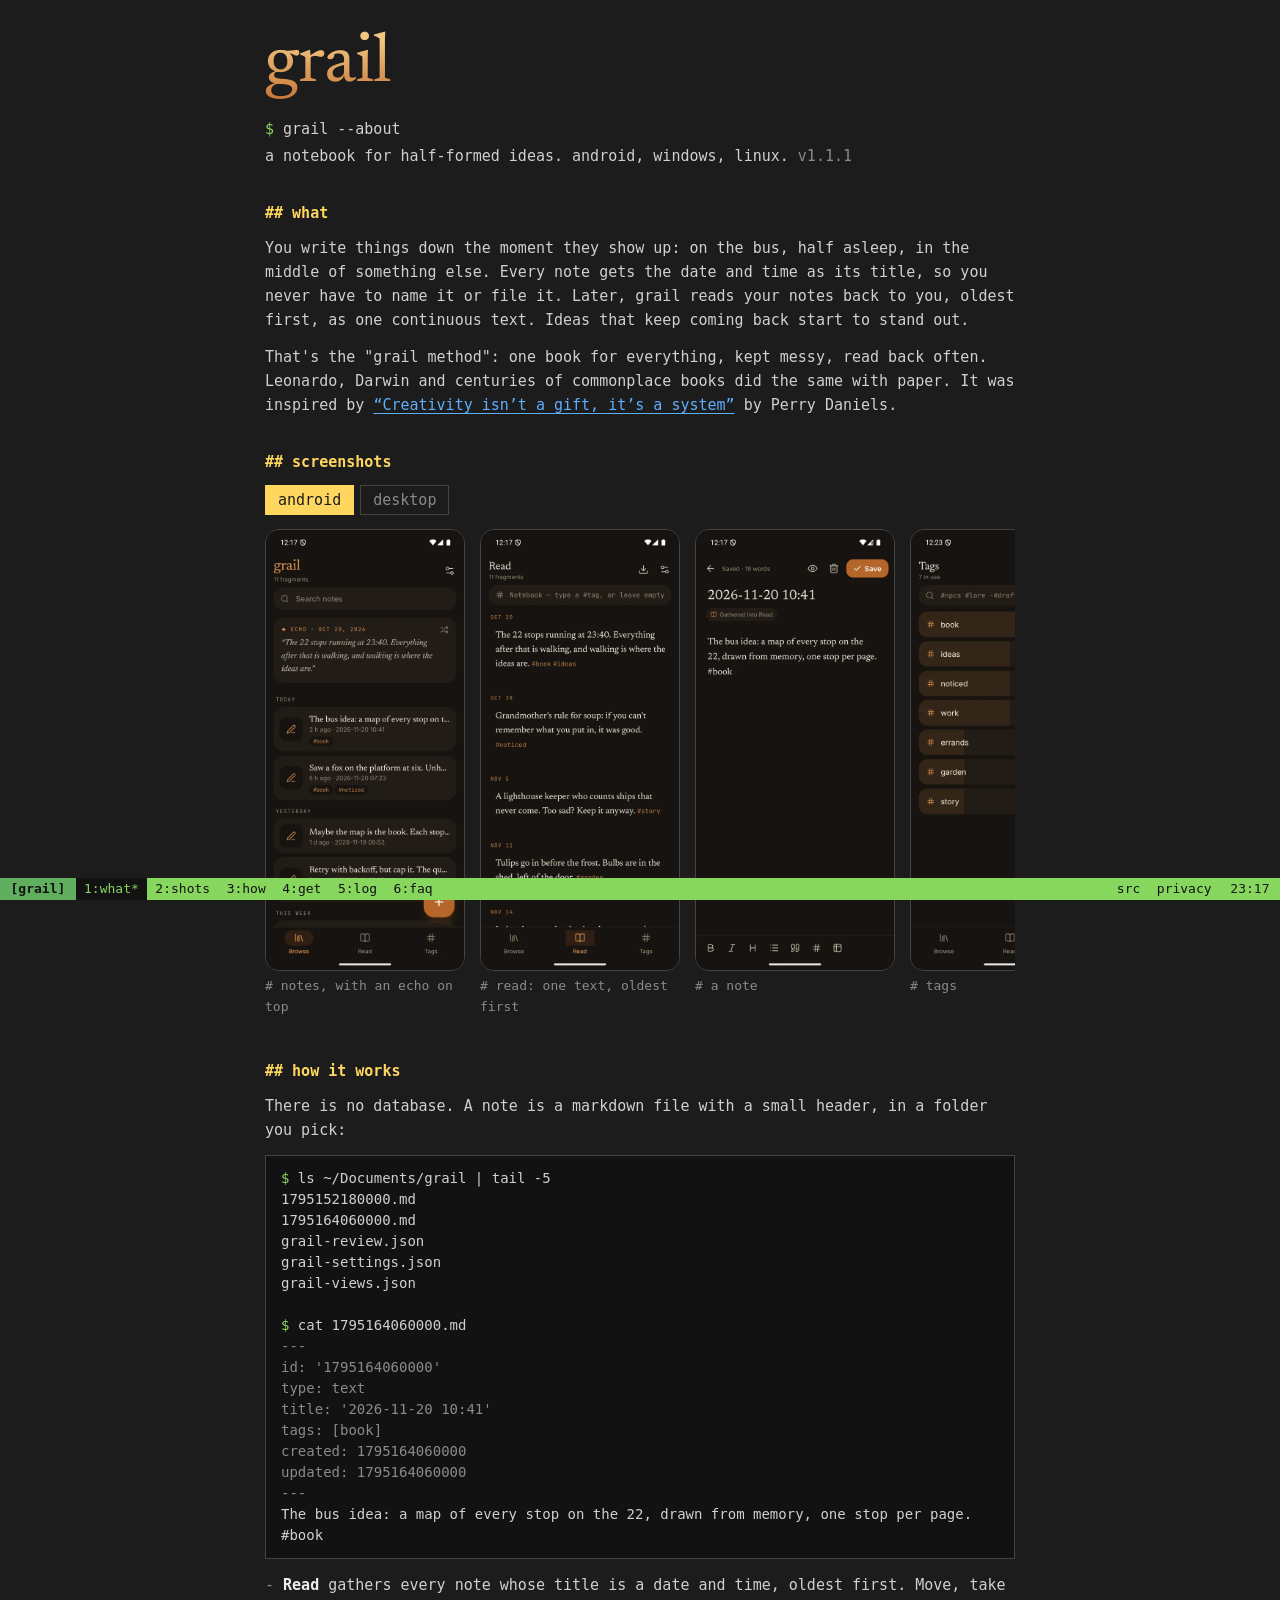
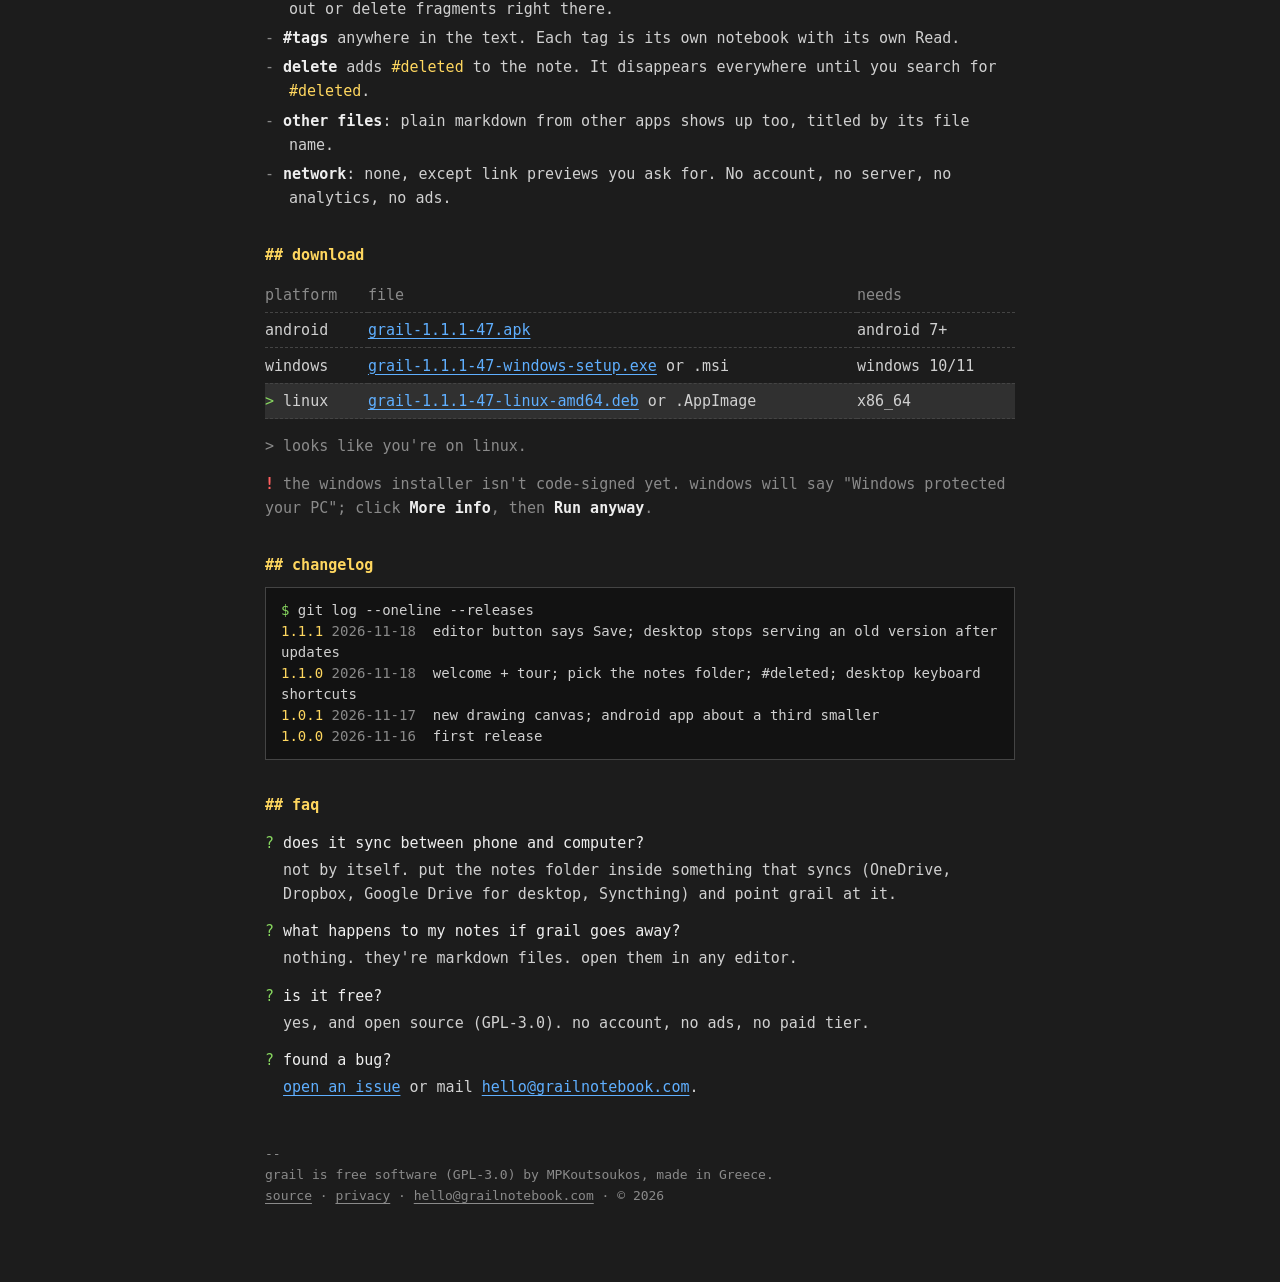
<file: index.html>
<!doctype html>
<html lang="en">
<head>
<meta charset="utf-8">
<meta name="viewport" content="width=device-width, initial-scale=1">
<title>grail - a notebook for half-formed ideas</title>
<meta name="description" content="grail is a notebook for half-formed ideas. Write them down as they come; grail reads them back as one text. Android, Windows, Linux. Free, GPL-3.0.">
<meta property="og:title" content="grail">
<meta property="og:description" content="A notebook for half-formed ideas. Plain markdown files, no account, no server.">
<meta property="og:image" content="https://grailnotebook.com/og.png">
<meta property="og:url" content="https://grailnotebook.com/">
<meta name="twitter:card" content="summary_large_image">
<link rel="icon" href="icon.png">
<link rel="stylesheet" href="style.css">
</head>
<body>
<div id="page">

<header id="top">
<h1 class="wordmark">grail</h1>
<p class="tagline"><span class="ps">$</span> <span id="typed" data-text="grail --about">grail --about</span></p>
<p class="about">a notebook for half-formed ideas. android, windows, linux. <span class="dim">v1.1.1</span></p>
</header>

<section id="what" data-win="what">
<h2>## what</h2>
<p>You write things down the moment they show up: on the bus, half asleep, in the middle of something else.
Every note gets the date and time as its title, so you never have to name it or file it. Later, grail reads
your notes back to you, oldest first, as one continuous text. Ideas that keep coming back start to stand out.</p>
<p>That's the "grail method": one book for everything, kept messy, read back often. Leonardo, Darwin and
centuries of commonplace books did the same with paper. It was inspired by
<a href="https://www.youtube.com/watch?v=_QVYfPnNOg4">“Creativity isn’t a gift, it’s a system”</a> by Perry Daniels.</p>
</section>

<section id="screenshots" data-win="shots">
<h2>## screenshots</h2>
<div class="tabs" role="tablist">
  <button role="tab" aria-selected="true" aria-controls="tab-android" id="t-android">android</button>
  <button role="tab" aria-selected="false" aria-controls="tab-desktop" id="t-desktop">desktop</button>
</div>
<div id="tab-android" role="tabpanel" aria-labelledby="t-android" class="panel">
  <div class="strip">
    <figure><img src="shots/phone-notes.webp" alt="grail on Android: the list of notes, with an echo of an older note on top" width="540" height="1200"><figcaption>notes, with an echo on top</figcaption></figure>
    <figure><img src="shots/phone-read.webp" alt="grail on Android: Read, the notes as one text" width="540" height="1200" loading="lazy"><figcaption>read: one text, oldest first</figcaption></figure>
    <figure><img src="shots/phone-note.webp" alt="grail on Android: a note open, with Save" width="540" height="1200" loading="lazy"><figcaption>a note</figcaption></figure>
    <figure><img src="shots/phone-tags.webp" alt="grail on Android: the list of tags with counts" width="540" height="1200" loading="lazy"><figcaption>tags</figcaption></figure>
    <figure><img src="shots/phone-draw.webp" alt="grail on Android: a drawing of a bus route with stops" width="540" height="1200" loading="lazy"><figcaption>a drawing</figcaption></figure>
  </div>
</div>
<div id="tab-desktop" role="tabpanel" aria-labelledby="t-desktop" class="panel">
  <figure><img src="shots/desktop-notes.webp" alt="grail on the desktop: sidebar with tags, the list of notes, and the open note" width="1280" height="820" loading="lazy"><figcaption>sidebar, notes, the open note</figcaption></figure>
  <figure><img src="shots/desktop-read.webp" alt="grail's Read view on the desktop: the notes as one text, oldest first" width="1280" height="820" loading="lazy"><figcaption>read, with a date in the margin when the day changes</figcaption></figure>
</div>
</section>

<section id="how" data-win="how">
<h2>## how it works</h2>
<p>There is no database. A note is a markdown file with a small header, in a folder you pick:</p>
<pre class="term"><span class="ps">$</span> ls ~/Documents/grail | tail -5
1795152180000.md
1795164060000.md
grail-review.json
grail-settings.json
grail-views.json

<span class="ps">$</span> cat 1795164060000.md
<span class="dim">---
id: '1795164060000'
type: text
title: '2026-11-20 10:41'
tags: [book]
created: 1795164060000
updated: 1795164060000
---</span>
The bus idea: a map of every stop on the 22, drawn from memory, one stop per page. #book</pre>
<ul>
  <li><b>Read</b> gathers every note whose title is a date and time, oldest first. Move, take out or delete fragments right there.</li>
  <li><b>#tags</b> anywhere in the text. Each tag is its own notebook with its own Read.</li>
  <li><b>delete</b> adds <code>#deleted</code> to the note. It disappears everywhere until you search for <code>#deleted</code>.</li>
  <li><b>other files</b>: plain markdown from other apps shows up too, titled by its file name.</li>
  <li><b>network</b>: none, except link previews you ask for. No account, no server, no analytics, no ads.</li>
</ul>
</section>

<section id="download" data-win="get">
<h2>## download</h2>
<table>
  <tr><th>platform</th><th>file</th><th>needs</th></tr>
  <tr data-os="android"><td>android</td><td><a href="https://github.com/MPKoutsoukos/grail/releases/latest">grail-1.1.1-47.apk</a></td><td>android 7+</td></tr>
  <tr data-os="windows"><td>windows</td><td><a href="https://github.com/MPKoutsoukos/grail-desktop/releases/latest">grail-1.1.1-47-windows-setup.exe</a> or .msi</td><td>windows 10/11</td></tr>
  <tr data-os="linux"><td>linux</td><td><a href="https://github.com/MPKoutsoukos/grail-desktop/releases/latest">grail-1.1.1-47-linux-amd64.deb</a> or .AppImage</td><td>x86_64</td></tr>
</table>
<p class="note" id="os-hint" hidden></p>
<p class="note"><span class="warn">!</span> the windows installer isn't code-signed yet. windows will say "Windows protected your PC";
click <b>More info</b>, then <b>Run anyway</b>.</p>
</section>

<section id="changelog" data-win="log">
<h2>## changelog</h2>
<pre class="term"><span class="ps">$</span> git log --oneline --releases
<span class="hash">1.1.1</span> <span class="dim">2026-11-18</span>  editor button says Save; desktop stops serving an old version after updates
<span class="hash">1.1.0</span> <span class="dim">2026-11-18</span>  welcome + tour; pick the notes folder; #deleted; desktop keyboard shortcuts
<span class="hash">1.0.1</span> <span class="dim">2026-11-17</span>  new drawing canvas; android app about a third smaller
<span class="hash">1.0.0</span> <span class="dim">2026-11-16</span>  first release</pre>
</section>

<section id="faq" data-win="faq">
<h2>## faq</h2>
<dl>
  <dt>does it sync between phone and computer?</dt>
  <dd>not by itself. put the notes folder inside something that syncs (OneDrive, Dropbox, Google Drive for desktop, Syncthing) and point grail at it.</dd>
  <dt>what happens to my notes if grail goes away?</dt>
  <dd>nothing. they're markdown files. open them in any editor.</dd>
  <dt>is it free?</dt>
  <dd>yes, and open source (GPL-3.0). no account, no ads, no paid tier.</dd>
  <dt>found a bug?</dt>
  <dd><a href="https://github.com/MPKoutsoukos/grail/issues">open an issue</a> or mail <a href="mailto:hello@grailnotebook.com">hello@grailnotebook.com</a>.</dd>
</dl>
</section>

<pre class="footer">
--
grail is free software (GPL-3.0) by MPKoutsoukos, made in Greece.
<a href="https://github.com/MPKoutsoukos/grail">source</a> · <a href="privacy/">privacy</a> · <a href="mailto:hello@grailnotebook.com">hello@grailnotebook.com</a> · © 2026
</pre>

</div>

<!-- a tmux-style status bar: one "window" per section, the one on screen highlighted; keys 1-6 jump -->
<nav id="status" aria-label="sections">
  <span class="sess">[grail]</span>
  <a href="#what" data-win="what">1:what</a>
  <a href="#screenshots" data-win="shots">2:shots</a>
  <a href="#how" data-win="how">3:how</a>
  <a href="#download" data-win="get">4:get</a>
  <a href="#changelog" data-win="log">5:log</a>
  <a href="#faq" data-win="faq">6:faq</a>
  <span class="right"><a href="https://github.com/MPKoutsoukos/grail">src</a> <a href="privacy/">privacy</a> <span id="clock" class="dim"></span></span>
</nav>

<div id="viewer" hidden><img alt=""><p class="dim">esc or click to close</p></div>

<script src="site.js" defer></script>
</body>
</html>
</file>
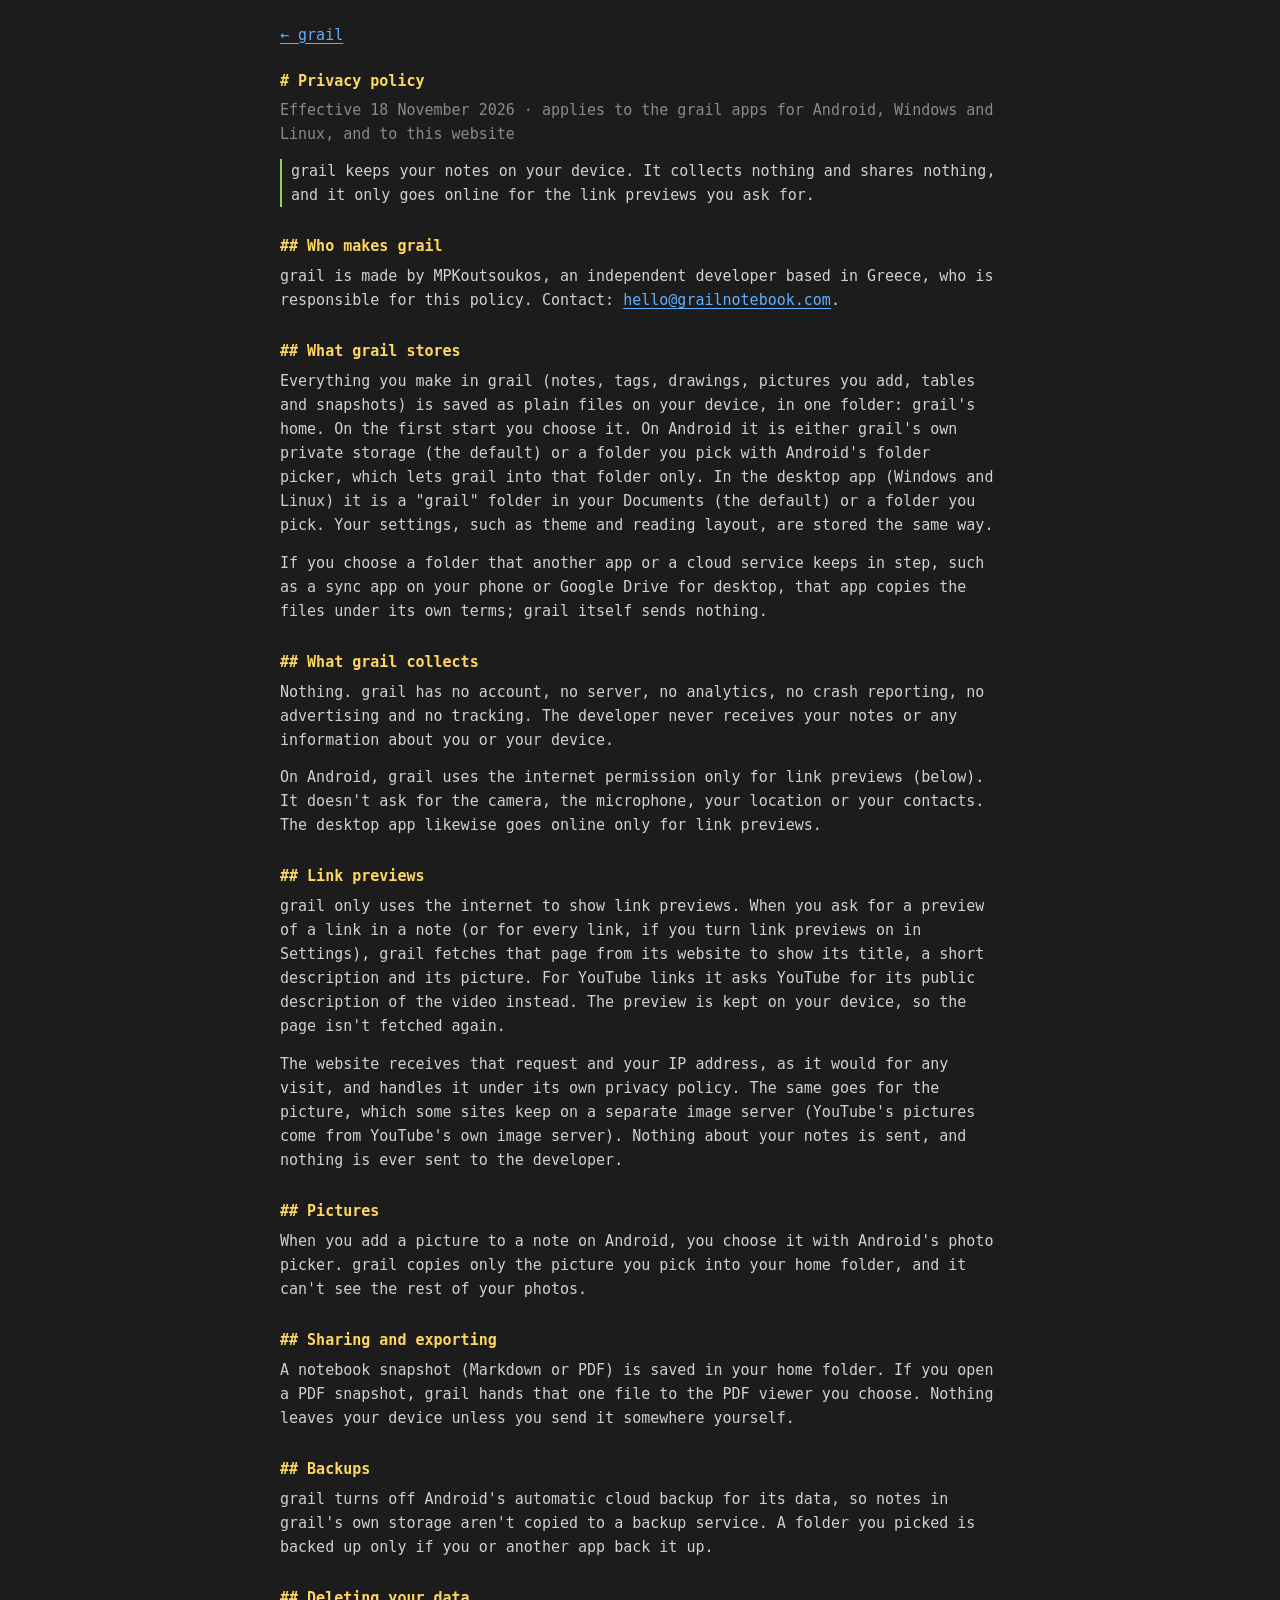
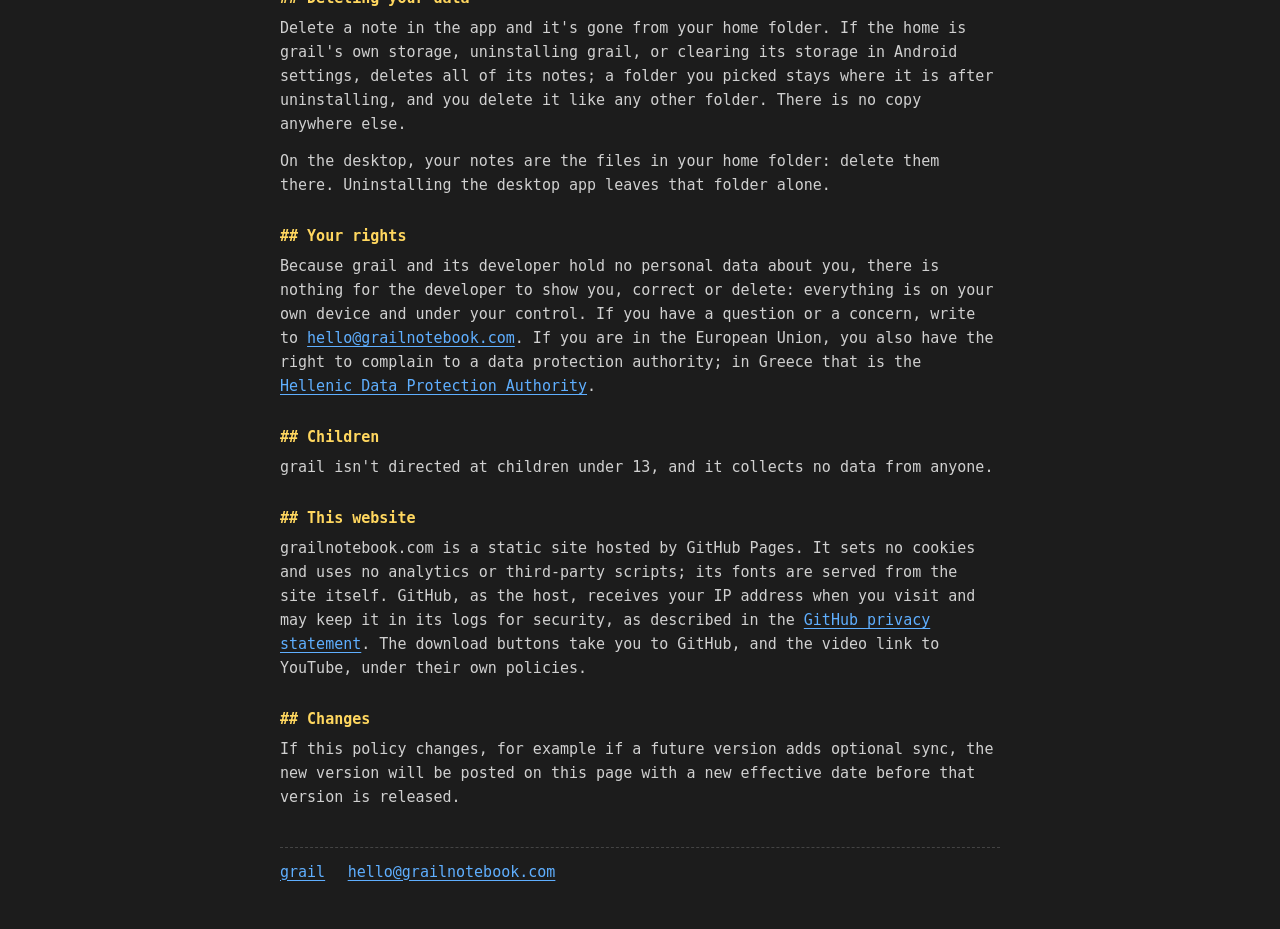
<file: privacy/index.html>
<!doctype html>
<html lang="en">
<head>
<meta charset="utf-8">
<meta name="viewport" content="width=device-width, initial-scale=1">
<title>grail · Privacy policy</title>
<meta name="description" content="grail keeps your notes on your device. It collects nothing and shares nothing.">
<link rel="icon" href="../icon.png">
<link rel="stylesheet" href="../style.css">
</head>
<body>
<main class="doc">
  <p class="meta"><a href="../">← grail</a></p>
  <h1>Privacy policy</h1>
  <p class="meta">Effective 18 November 2026 · applies to the grail apps for Android, Windows and Linux, and to this website</p>

  <p class="lead">grail keeps your notes on your device. It collects nothing and shares nothing, and it only goes online
    for the link previews you ask for.</p>

  <h2>Who makes grail</h2>
  <p>grail is made by MPKoutsoukos, an independent developer based in Greece, who is responsible for this policy.
    Contact: <a href="mailto:hello@grailnotebook.com">hello@grailnotebook.com</a>.</p>

  <h2>What grail stores</h2>
  <p>Everything you make in grail (notes, tags, drawings, pictures you add, tables and snapshots) is saved as plain
    files on your device, in one folder: grail's home. On the first start you choose it. On Android it is either
    grail's own private storage (the default) or a folder you pick with Android's folder picker, which lets grail
    into that folder only. In the desktop app (Windows and Linux) it is a "grail" folder in your Documents (the
    default) or a folder you pick. Your settings, such as theme and reading layout, are stored the same way.</p>
  <p>If you choose a folder that another app or a cloud service keeps in step, such as a sync app on your phone or
    Google Drive for desktop, that app copies the files under its own terms; grail itself sends nothing.</p>

  <h2>What grail collects</h2>
  <p>Nothing. grail has no account, no server, no analytics, no crash reporting, no advertising and no tracking.
    The developer never receives your notes or any information about you or your device.</p>
  <p>On Android, grail uses the internet permission only for link previews (below). It doesn't ask for the camera,
    the microphone, your location or your contacts. The desktop app likewise goes online only for link previews.</p>

  <h2>Link previews</h2>
  <p>grail only uses the internet to show link previews. When you ask for a preview of a link in a note (or for
    every link, if you turn link previews on in Settings), grail fetches that page from its website to show its
    title, a short description and its picture. For YouTube links it asks YouTube for its public description of
    the video instead. The preview is kept on your device, so the page isn't fetched again.</p>
  <p>The website receives that request and your IP address, as it would for any visit, and handles it under its
    own privacy policy. The same goes for the picture, which some sites keep on a separate image server (YouTube's
    pictures come from YouTube's own image server). Nothing about your notes is sent, and nothing is ever sent to
    the developer.</p>

  <h2>Pictures</h2>
  <p>When you add a picture to a note on Android, you choose it with Android's photo picker. grail copies only the
    picture you pick into your home folder, and it can't see the rest of your photos.</p>

  <h2>Sharing and exporting</h2>
  <p>A notebook snapshot (Markdown or PDF) is saved in your home folder. If you open a PDF snapshot, grail hands that one
    file to the PDF viewer you choose. Nothing leaves your device unless you send it somewhere yourself.</p>

  <h2>Backups</h2>
  <p>grail turns off Android's automatic cloud backup for its data, so notes in grail's own storage aren't copied
    to a backup service. A folder you picked is backed up only if you or another app back it up.</p>

  <h2>Deleting your data</h2>
  <p>Delete a note in the app and it's gone from your home folder. If the home is grail's own storage, uninstalling
    grail, or clearing its storage in Android settings, deletes all of its notes; a folder you picked stays where it
    is after uninstalling, and you delete it like any other folder. There is no copy anywhere else.</p>
  <p>On the desktop, your notes are the files in your home folder: delete them there. Uninstalling the desktop app
    leaves that folder alone.</p>

  <h2>Your rights</h2>
  <p>Because grail and its developer hold no personal data about you, there is nothing for the developer to show
    you, correct or delete: everything is on your own device and under your control. If you have a question or a
    concern, write to <a href="mailto:hello@grailnotebook.com">hello@grailnotebook.com</a>. If you are in the
    European Union, you also have the right to complain to a data protection authority; in Greece that is the
    <a href="https://www.dpa.gr/">Hellenic Data Protection Authority</a>.</p>

  <h2>Children</h2>
  <p>grail isn't directed at children under 13, and it collects no data from anyone.</p>

  <h2>This website</h2>
  <p>grailnotebook.com is a static site hosted by GitHub Pages. It sets no cookies and uses no analytics or
    third-party scripts; its fonts are served from the site itself. GitHub, as the host, receives your IP address
    when you visit and may keep it in its logs for security, as described in the
    <a href="https://docs.github.com/en/site-policy/privacy-policies/github-general-privacy-statement">GitHub
    privacy statement</a>. The download buttons take you to GitHub, and the video link to YouTube, under their own
    policies.</p>

  <h2>Changes</h2>
  <p>If this policy changes, for example if a future version adds optional sync, the new version will be posted on
    this page with a new effective date before that version is released.</p>

  <footer><a href="../">grail</a><a href="mailto:hello@grailnotebook.com">hello@grailnotebook.com</a></footer>
</main>
</body>
</html>
</file>
<file: style.css>
/* grailnotebook.com
 *
 * monospace everywhere except the wordmark (Newsreader, the app's own logo face).
 * colours are from the xterm 256-colour palette; site.js adds the small interactive bits.
 */

@font-face { font-family: Newsreader; src: url(fonts/Newsreader_400Regular.ttf); font-display: swap; }

:root {
	color-scheme: dark;

	--bg: #1c1c1c;     /* 234 */
	--panel: #262626;  /* 235 */
	--line: #444444;   /* 238 */
	--fg: #d0d0d0;     /* 252 */
	--dim: #8a8a8a;    /* 245 */
	--head: #ffd75f;   /* 221 */
	--link: #5fafff;   /* 75 */
	--prompt: #87d75f; /* 113 */
	--warn: #ff5f5f;   /* 203 */

	--mono: ui-monospace, "Cascadia Mono", "Cascadia Code", Consolas, "DejaVu Sans Mono", "Liberation Mono", Menlo, monospace;
}

* { box-sizing: border-box; }

html, body {
	margin: 0;
	background: var(--bg);
	color: var(--fg);
	font: 15px/1.6 var(--mono);
	-webkit-text-size-adjust: 100%;
}

#page {
	max-width: 52rem;
	margin: 0 auto;
	padding: 2rem 1rem 5rem; /* room for the status bar */
}

a { color: var(--link); text-underline-offset: .2em; }
a:hover { color: #87d7ff; }
a:focus-visible { outline: 2px solid var(--head); outline-offset: 2px; }
::selection { background: var(--prompt); color: var(--bg); }

.dim { color: var(--dim); }
b { color: #eeeeee; }

pre { margin: 0; font: inherit; overflow-x: auto; }
code { font: inherit; color: var(--head); }

/* the wordmark: the app icon's gold "grail" */
.wordmark {
	margin: 0;
	font: 400 4.6rem/1 Newsreader, Georgia, serif;
	letter-spacing: -.01em;
	background: linear-gradient(180deg, #f2c681 15%, #c97a3c 95%);
	-webkit-background-clip: text;
	background-clip: text;
	color: transparent;
	width: fit-content;
}
.tagline { margin: 1.2rem 0 .2rem; }
.about { margin: 0 0 1rem; }


h2 {
	margin: 2.2rem 0 .7rem;
	color: var(--head);
	font-size: 15px;
	font-weight: 700;
}

p { margin: 0 0 .9rem; }

ul { margin: .9rem 0; padding-left: 0; list-style: none; }
ul li { padding-left: 1.6em; text-indent: -1.6em; margin-bottom: .35rem; }
ul li::before { content: "- "; color: var(--dim); }

.term {
	padding: .8rem 1rem;
	background: #121212;
	border: 1px solid var(--line);
	font-size: 14px;
	line-height: 1.5;
	white-space: pre-wrap;
	overflow-wrap: anywhere;
}
.ps { color: var(--prompt); }
.hash { color: var(--head); }

figure { margin: 0 0 1.2rem; }
figure img { display: block; width: 100%; height: auto; border: 1px solid var(--line); cursor: zoom-in; }
figcaption { color: var(--dim); font-size: 13px; margin-top: .35rem; }
figcaption::before { content: "# "; }

/* screenshot tabs: [android] [desktop] */
.tabs { display: flex; gap: .4rem; margin-bottom: .9rem; }
.tabs button { font: inherit; color: var(--dim); background: none; border: 1px solid var(--line); padding: .15rem .8rem; cursor: pointer; }
.tabs button:hover { color: var(--fg); }
.tabs button[aria-selected="true"] { color: var(--bg); background: var(--head); border-color: var(--head); }
.panel[hidden] { display: none; }
.strip { display: grid; grid-auto-flow: column; grid-auto-columns: minmax(200px, 1fr); gap: 1rem; overflow-x: auto; padding-bottom: .6rem; scroll-snap-type: x mandatory; }
.strip figure { margin: 0; scroll-snap-align: start; }
.strip img { border-radius: 14px; }

/* full-size viewer */
#viewer { position: fixed; inset: 0; z-index: 20; display: grid; place-items: center; gap: .5rem; background: #000000e6; padding: 2rem; cursor: zoom-out; }
#viewer[hidden] { display: none; }
#viewer img { max-width: 100%; max-height: calc(100vh - 5rem); border: 1px solid var(--line); }
#viewer p { margin: 0; font-size: 13px; }

table { width: 100%; border-collapse: collapse; margin: .2rem 0 1rem; }
th, td { text-align: left; padding: .35rem .8rem .35rem 0; border-bottom: 1px dashed var(--line); vertical-align: top; }
th { color: var(--dim); font-weight: 400; }
tr.yours td { background: #303030; }
tr.yours td:first-child::before { content: "> "; color: var(--prompt); }

.note { color: var(--dim); }
.warn { color: var(--warn); font-weight: 700; }

dl { margin: 0; }
dt { color: #eeeeee; margin-top: .9rem; }
dt::before { content: "? "; color: var(--prompt); }
dd { margin: .2rem 0 0 2ch; color: var(--fg); }

.footer { margin-top: 3rem; color: var(--dim); font-size: 13px; white-space: pre-wrap; }
.footer a { color: var(--dim); }

/* the status bar, tmux-style */
#status {
	position: fixed; left: 0; right: 0; bottom: 0; z-index: 10;
	display: flex; gap: 0; align-items: center; white-space: nowrap; overflow-x: auto;
	background: #87d75f; color: #121212; font-size: 13px; line-height: 1.7;
}
#status a { color: inherit; text-decoration: none; padding: 0 .55rem; }
#status a:hover { background: #5faf5f; }
#status a.on { background: #121212; color: #87d75f; }
#status a.on::after { content: "*"; }
#status .sess { padding: 0 .7rem; background: #5faf5f; font-weight: 700; }
#status .right { margin-left: auto; display: flex; align-items: center; }
#status .right .dim { color: #1c1c1c; padding: 0 .7rem; }
section { scroll-margin-top: 1rem; }

@media (max-width: 600px) {
	html, body { font-size: 14px; }
	.wordmark { font-size: 3.6rem; }
	.strip { grid-auto-columns: 62%; }
	td:nth-child(3), th:nth-child(3) { display: none; }
	#status .right { display: none; }
}


/* the privacy page */
main.doc { max-width: 50rem; margin: 0 auto; padding: 1.5rem 1rem 3rem; }
main.doc h1 { color: var(--head); font-size: 15px; margin: 1.5rem 0 .3rem; }
main.doc h1::before { content: "# "; }
main.doc h2 { margin: 1.8rem 0 .4rem; }
main.doc h2::before { content: "## "; }
.meta { color: var(--dim); }
.lead { border-left: 2px solid var(--prompt); padding-left: 1ch; }
main.doc footer { margin-top: 2.5rem; padding-top: .8rem; border-top: 1px dashed var(--line); display: flex; gap: 1.5rem; flex-wrap: wrap; }
</file>
